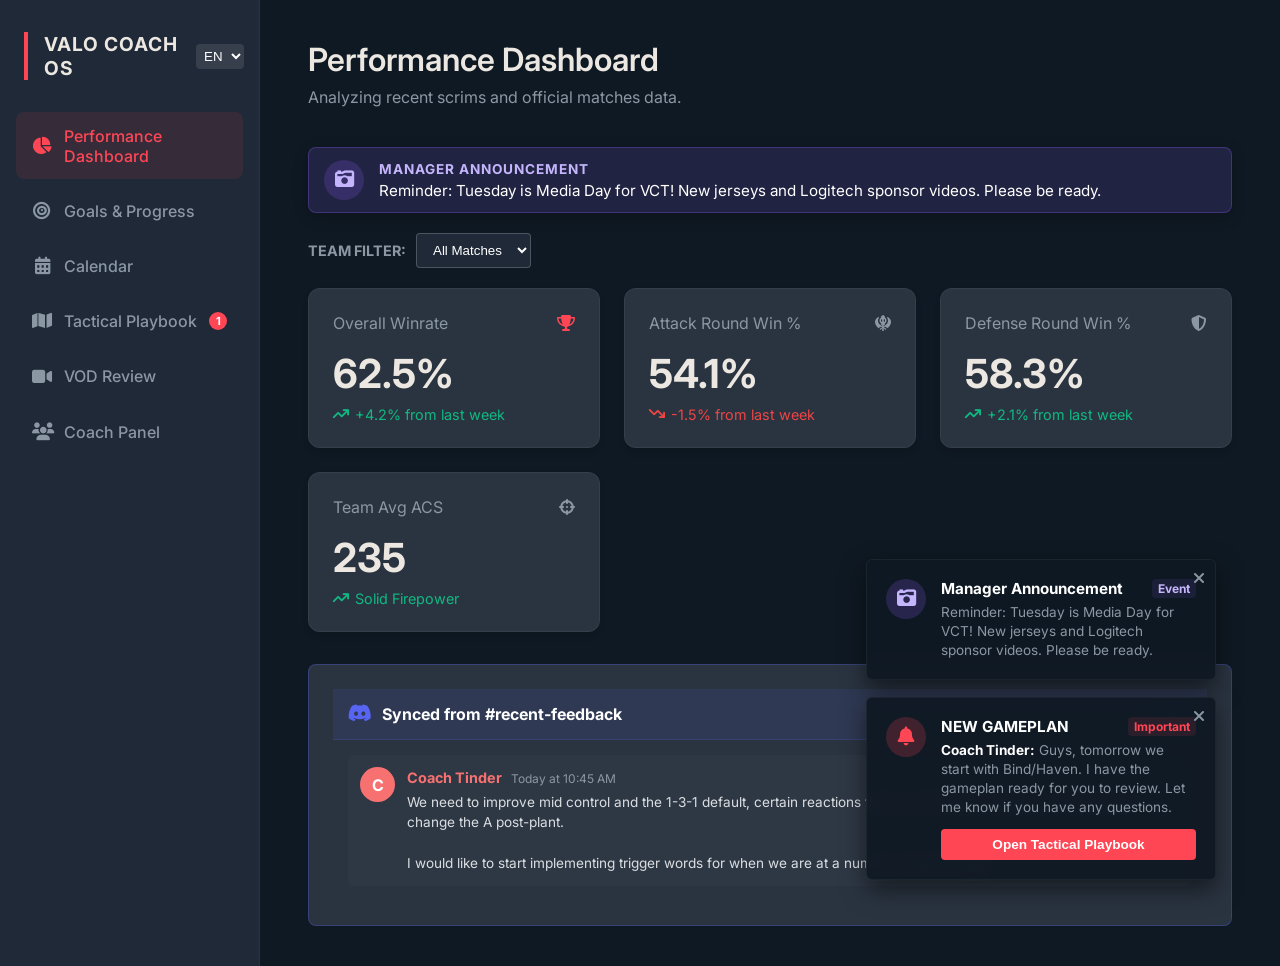
<file: valorant-coaching-system/index.html>
<!DOCTYPE html>
<html lang="en">
<head>
    <meta charset="UTF-8">
    <meta name="viewport" content="width=device-width, initial-scale=1.0">
    <title>Valorant Team Coaching System</title>
    <!-- Google Fonts -->
    <link href="https://fonts.googleapis.com/css2?family=Inter:wght@300;400;500;600;700&display=swap" rel="stylesheet">
    <!-- FontAwesome for Icons -->
    <link rel="stylesheet" href="https://cdnjs.cloudflare.com/ajax/libs/font-awesome/6.4.0/css/all.min.css">
    <link rel="stylesheet" href="styles.css">
</head>
<body>
    <div class="app-container">
        <!-- Sidebar Navigation -->
        <aside class="sidebar">
            <div class="sidebar-header" style="padding-right: 15px;">
                <h1>Valo Coach OS</h1>
                <select id="lang-switch" class="lang-switch" style="background: rgba(255,255,255,0.1); color: white; border: none; border-radius: 4px; padding: 4px; outline: none; cursor: pointer;">
                    <option value="en" style="background: #1e293b; color: white;">EN</option>
                    <option value="jp" style="background: #1e293b; color: white;">JP</option>
                    <option value="zh" style="background: #1e293b; color: white;">ZH</option>
                    <option value="ko" style="background: #1e293b; color: white;">KO</option>
                </select>
            </div>
            <ul class="nav-menu" id="nav-menu">
                <li class="nav-item active" data-target="dashboard">
                    <i class="fa-solid fa-chart-pie"></i>
                    <span data-i18n="nav_dashboard">Performance Dashboard</span>
                </li>
                <li class="nav-item" data-target="goals">
                    <i class="fa-solid fa-bullseye"></i>
                    <span data-i18n="nav_goals">Goals & Progress</span>
                </li>
                <li class="nav-item" data-target="scrims">
                    <i class="fa-solid fa-calendar-days"></i>
                    <span data-i18n="nav_scrims">Calendar</span>
                </li>
                <li class="nav-item" data-target="playbook">
                    <i class="fa-solid fa-map"></i>
                    <span data-i18n="nav_playbook">Tactical Playbook</span>
                </li>
                <li class="nav-item" data-target="vods">
                    <i class="fa-solid fa-video"></i>
                    <span data-i18n="nav_vods">VOD Review</span>
                </li>
                <li class="nav-item" data-target="coach">
                    <i class="fa-solid fa-users"></i>
                    <span data-i18n="nav_coach">Coach Panel</span>
                </li>
            </ul>
        </aside>

        <!-- Main Content Area -->
        <main class="main-content">
            <div class="header">
                <h2 id="page-title">Performance Dashboard</h2>
                <p id="page-desc">Analyzing recent scrims and official matches data.</p>
            </div>

            <div id="content-area">
                <!-- Dashboard Content (Rendered via JS) -->
            </div>
        </main>
    </div>

    <script src="app.js"></script>
</body>
</html>
</file>
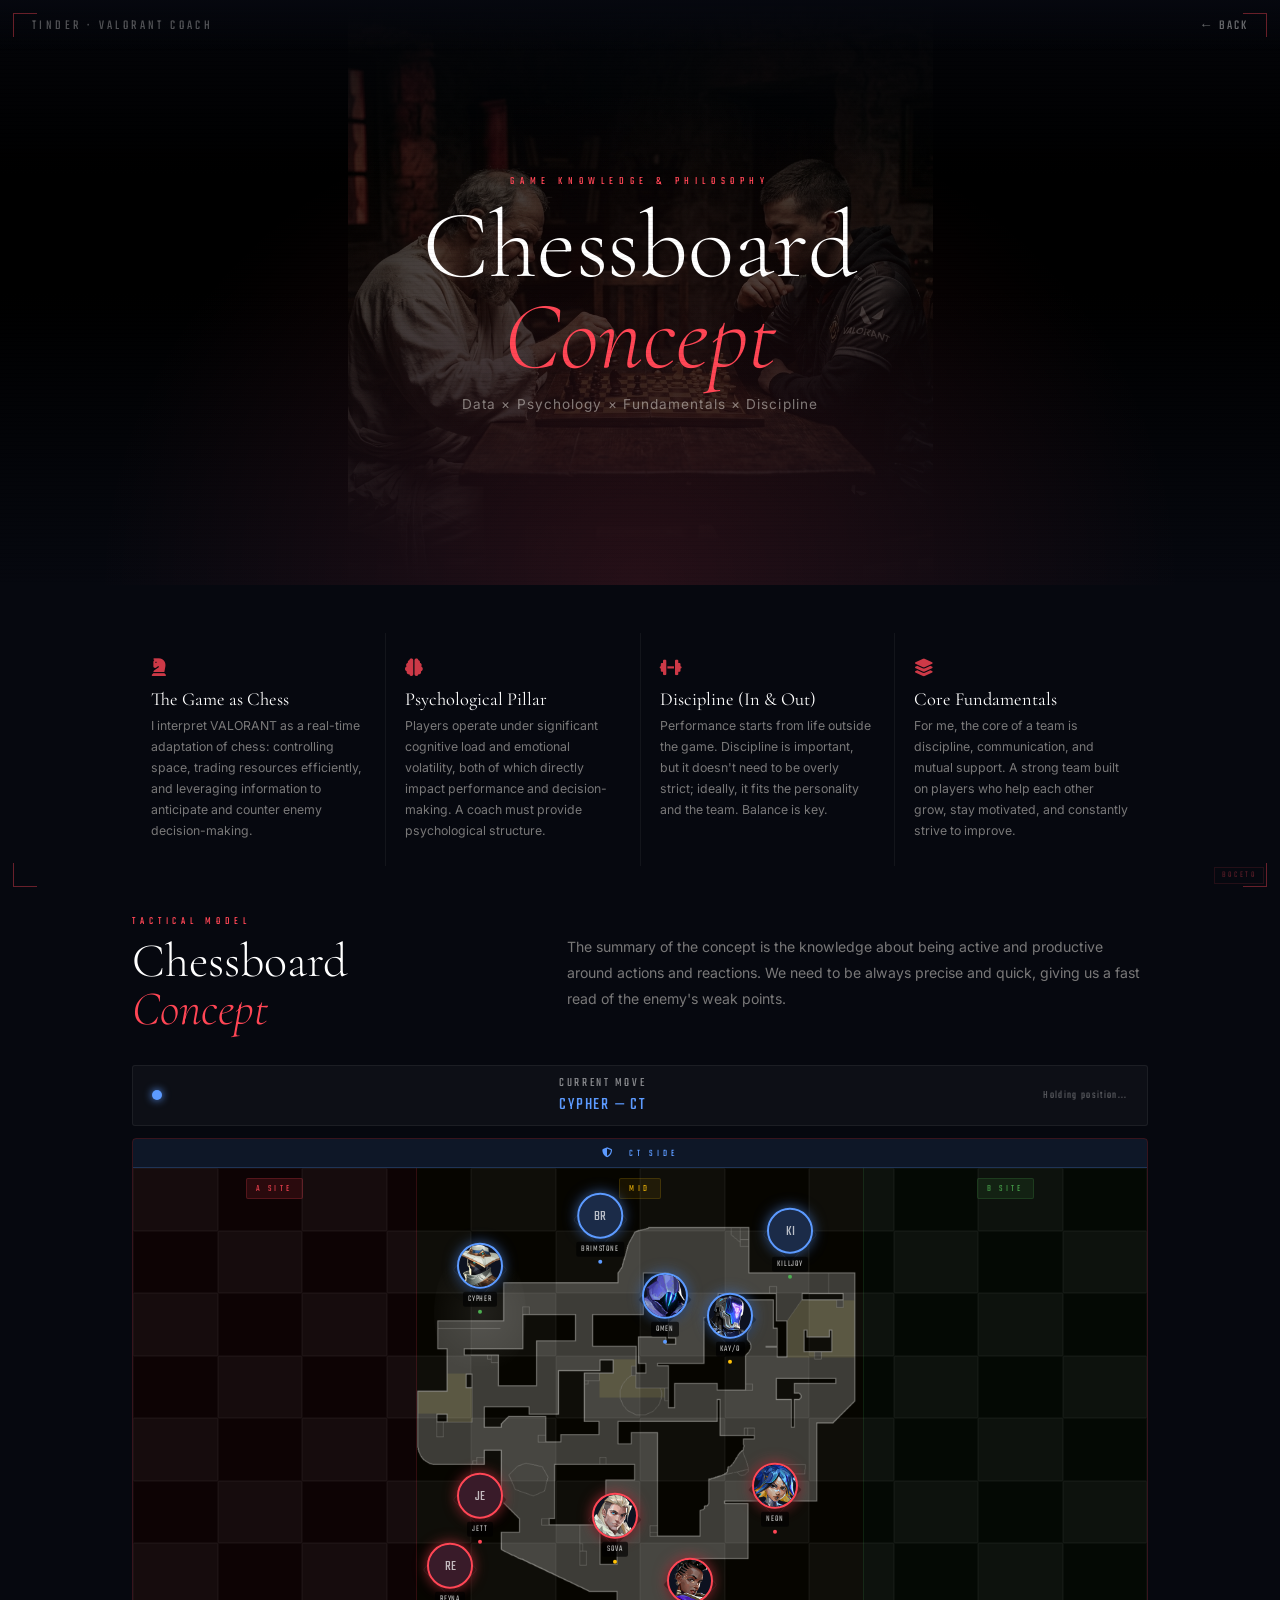
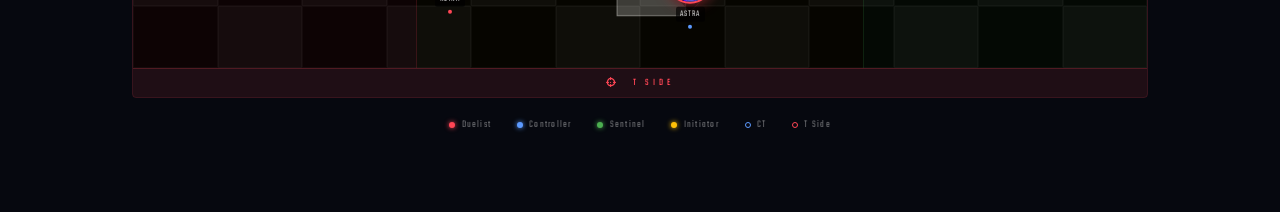
<file: boceto_game_knowledge.html>
﻿<!DOCTYPE html>
<html lang="en">
<head>
<meta charset="UTF-8">
<meta name="viewport" content="width=device-width, initial-scale=1.0">
<title>BOCETO — Chessboard Concept</title>
<link href="https://fonts.googleapis.com/css2?family=Cormorant+Garamond:ital,wght@0,300;1,300&family=Teko:wght@400;600&family=Inter:wght@300;400&display=swap" rel="stylesheet">
<link rel="stylesheet" href="https://cdnjs.cloudflare.com/ajax/libs/font-awesome/6.4.0/css/all.min.css">
<style>
*,*::before,*::after{margin:0;padding:0;box-sizing:border-box;}
:root{--red:#ff4655;--bg:#06080f;--muted:rgba(236,232,225,0.5);}
body{background:var(--bg);color:#ece8e1;font-family:'Inter',sans-serif;overflow-x:hidden;}
nav{position:fixed;top:0;left:0;right:0;z-index:99;padding:1rem 2rem;display:flex;justify-content:space-between;align-items:center;background:linear-gradient(to bottom,rgba(6,8,15,.95),transparent);}
.nb{font-family:'Teko',sans-serif;font-size:.85rem;letter-spacing:.25em;color:rgba(255,255,255,.3);}
.na{color:rgba(255,255,255,.4);text-decoration:none;font-family:'Teko',sans-serif;font-size:.85rem;letter-spacing:.15em;transition:color .3s;}
.na:hover{color:var(--red);}
.corner{position:fixed;width:24px;height:24px;z-index:100;pointer-events:none;}
.tl{top:.8rem;left:.8rem;border-top:1.5px solid rgba(255,70,85,.4);border-left:1.5px solid rgba(255,70,85,.4);}
.tr{top:.8rem;right:.8rem;border-top:1.5px solid rgba(255,70,85,.4);border-right:1.5px solid rgba(255,70,85,.4);}
.bl{bottom:.8rem;left:.8rem;border-bottom:1.5px solid rgba(255,70,85,.4);border-left:1.5px solid rgba(255,70,85,.4);}
.br{bottom:.8rem;right:.8rem;border-bottom:1.5px solid rgba(255,70,85,.4);border-right:1.5px solid rgba(255,70,85,.4);}

/* HERO */
.hero{position:relative;height:65vh;min-height:380px;display:flex;align-items:center;justify-content:center;overflow:hidden;}
.hbg{position:absolute;inset:0;background:url('socrates_chess_natural.png') center/contain no-repeat #000;filter:brightness(.28) saturate(.75);z-index:0;}
.hov{position:absolute;inset:0;z-index:1;background:radial-gradient(ellipse at 50% 100%,rgba(255,70,85,.13) 0%,transparent 60%),linear-gradient(to top,#06080f 0%,transparent 50%),linear-gradient(to bottom,rgba(6,8,15,.6) 0%,transparent 30%);}
.hc{position:relative;z-index:2;text-align:center;padding:0 2rem;}
.htag{font-family:'Teko',sans-serif;font-size:.7rem;letter-spacing:.5em;color:var(--red);text-transform:uppercase;margin-bottom:.7rem;opacity:0;animation:fu .7s .2s forwards;}
.htitle{font-family:'Cormorant Garamond',serif;font-size:clamp(3rem,8vw,6rem);font-weight:300;line-height:.95;color:#fff;opacity:0;animation:fu .9s .4s forwards;}
.htitle em{font-style:italic;color:var(--red);}
.hsub{margin-top:.9rem;font-size:.85rem;color:var(--muted);letter-spacing:.08em;opacity:0;animation:fu .7s .7s forwards;}
@keyframes fu{from{opacity:0;transform:translateY(14px);}to{opacity:1;transform:translateY(0);}}
.hero::after{content:'';position:absolute;inset:0;z-index:3;pointer-events:none;background:repeating-linear-gradient(0deg,transparent,transparent 3px,rgba(0,0,0,.04) 3px,rgba(0,0,0,.04) 4px);}

.wrap{max-width:1080px;margin:0 auto;padding:3rem 2rem 5rem;}

.cards{display:grid;grid-template-columns:repeat(4,1fr);gap:1px;background:rgba(255,255,255,.05);margin-bottom:3rem;}
.card{background:var(--bg);padding:1.5rem 1.2rem;position:relative;}
.card::after{content:'';position:absolute;bottom:0;left:0;width:0;height:2px;background:var(--red);transition:width .5s;}
.card:hover::after{width:100%;}
.ci{font-size:1.1rem;color:var(--red);margin-bottom:.6rem;opacity:.8;}
.ct-{font-family:'Cormorant Garamond',serif;font-size:1.15rem;font-weight:400;color:#fff;margin-bottom:.4rem;}
.cx{font-size:.77rem;line-height:1.7;color:var(--muted);}

.bi{display:grid;grid-template-columns:1fr 1.5fr;gap:3rem;align-items:center;margin-bottom:2rem;}
.bi-l .stag{font-family:'Teko',sans-serif;font-size:.68rem;letter-spacing:.45em;color:var(--red);text-transform:uppercase;margin-bottom:.5rem;}
.bi-l h2{font-family:'Cormorant Garamond',serif;font-size:clamp(1.8rem,4vw,3rem);font-weight:300;line-height:1;color:#fff;}
.bi-l h2 em{font-style:italic;color:var(--red);}
.bi-r p{font-size:.88rem;line-height:1.85;color:var(--muted);}

/* TURN INDICATOR */
.turn-bar{
  display:flex;align-items:center;justify-content:space-between;
  padding:.5rem 1.2rem;margin-bottom:.8rem;
  background:rgba(255,255,255,.03);border:1px solid rgba(255,255,255,.06);border-radius:3px;
}
.turn-info{font-family:'Teko',sans-serif;font-size:.8rem;letter-spacing:.2em;color:rgba(255,255,255,.5);text-transform:uppercase;}
.turn-name{font-family:'Teko',sans-serif;font-size:1.1rem;letter-spacing:.1em;color:#fff;transition:color .3s;}
.turn-dot{width:10px;height:10px;border-radius:50%;flex-shrink:0;transition:background .3s,box-shadow .3s;}
.move-trail{font-family:'Teko',sans-serif;font-size:.7rem;letter-spacing:.12em;color:rgba(255,255,255,.3);}

/* MAP */
.map-outer{border:1px solid rgba(255,70,85,.2);border-radius:4px;overflow:hidden;}
.sb{display:flex;align-items:center;justify-content:center;gap:.5rem;padding:.4rem 1rem;font-family:'Teko',sans-serif;font-size:.62rem;letter-spacing:.4em;text-transform:uppercase;}
.sb-ct{background:rgba(92,154,255,.1);border-bottom:1px solid rgba(92,154,255,.22);color:#5c9aff;}
.sb-t{background:rgba(255,70,85,.1);border-top:1px solid rgba(255,70,85,.22);color:#ff4655;}

.map-container{position:relative;height:500px;overflow:hidden;background:#000;}

/* MAP IMAGE — contain so full map visible */
.map-img{
  position:absolute;inset:0;width:100%;height:100%;
  object-fit:contain;object-position:center;
  filter:brightness(.5) saturate(1.3) contrast(1.05);
  z-index:0;
}

/* Chess overlay */
.chess-ov{
  position:absolute;inset:0;z-index:1;
  display:grid;grid-template-columns:repeat(12,1fr);grid-template-rows:repeat(8,1fr);
  pointer-events:none;
}
.cc{border:1px solid rgba(255,255,255,.03);}
.cc.l{background:rgba(255,255,255,.035);}
.cc.d{background:rgba(0,0,0,.07);}

/* Zone overlays */
.zo{position:absolute;top:0;bottom:0;z-index:2;pointer-events:none;display:flex;align-items:flex-start;justify-content:center;padding-top:.6rem;}
.zo-a{left:0;width:28%;background:rgba(255,70,85,.05);border-right:1px solid rgba(255,70,85,.15);}
.zo-m{left:28%;width:44%;background:rgba(255,193,7,.025);}
.zo-b{right:0;width:28%;background:rgba(76,175,80,.05);border-left:1px solid rgba(76,175,80,.15);}
.zl{font-family:'Teko',sans-serif;font-size:.6rem;letter-spacing:.35em;text-transform:uppercase;padding:.18rem .6rem;border-radius:2px;}
.zl-a{color:rgba(255,70,85,.8);background:rgba(255,70,85,.12);border:1px solid rgba(255,70,85,.2);}
.zl-m{color:rgba(255,193,7,.8);background:rgba(255,193,7,.08);border:1px solid rgba(255,193,7,.15);}
.zl-b{color:rgba(76,175,80,.8);background:rgba(76,175,80,.1);border:1px solid rgba(76,175,80,.18);}

/* Agents */
.agents-layer{position:absolute;inset:0;z-index:10;}

.piece{
  position:absolute;
  display:flex;flex-direction:column;align-items:center;gap:3px;
  cursor:pointer;
  transform:translate(-50%,-50%);
  /* Smooth chess-like glide */
  transition:left 1.1s cubic-bezier(.4,0,.2,1), top 1.1s cubic-bezier(.4,0,.2,1);
}
.piece:hover{transform:translate(-50%,-50%) scale(1.15);}

/* Pulse when it's this piece's turn */
.piece.active .av{animation:turn-pulse .6s ease-in-out 3;}
@keyframes turn-pulse{0%,100%{transform:scale(1);}50%{transform:scale(1.15);}}

/* Move path line */
.piece.active::before{
  content:'';position:absolute;
  width:200%;height:200%;
  border-radius:50%;
  background:radial-gradient(circle,rgba(255,255,255,.08) 0%,transparent 70%);
  pointer-events:none;z-index:-1;
  animation:glow-ring .6s ease-out;
}
@keyframes glow-ring{from{opacity:1;transform:translate(-25%,-25%) scale(.5);}to{opacity:0;transform:translate(-25%,-25%) scale(1.5);}}

.av{width:46px;height:46px;border-radius:50%;border:2.5px solid;overflow:hidden;background:#0d1220;flex-shrink:0;box-shadow:0 2px 10px rgba(0,0,0,.7);}
.av img{width:100%;height:100%;object-fit:cover;object-position:top center;}
.av.ct{border-color:#5c9aff;box-shadow:0 0 14px rgba(92,154,255,.6),0 2px 10px rgba(0,0,0,.7);}
.av.t{border-color:#ff4655;box-shadow:0 0 14px rgba(255,70,85,.6),0 2px 10px rgba(0,0,0,.7);}

/* Tile base under piece */
.tile{
  position:absolute;width:54px;height:54px;z-index:-1;
  border-radius:4px;transform:rotate(45deg) scale(.72);
  border:1px solid rgba(255,255,255,.1);background:rgba(0,0,0,.5);
}

.pname{font-family:'Teko',sans-serif;font-size:.55rem;letter-spacing:.1em;color:rgba(255,255,255,.65);text-transform:uppercase;background:rgba(0,0,0,.65);padding:.08rem .3rem;border-radius:2px;white-space:nowrap;}
.rpip{width:4px;height:4px;border-radius:50%;margin:0 auto;}
.ptip{position:absolute;bottom:112%;left:50%;transform:translateX(-50%);background:rgba(6,8,15,.97);border:1px solid var(--red);padding:.22rem .6rem;white-space:nowrap;font-family:'Teko',sans-serif;font-size:.62rem;letter-spacing:.1em;color:#fff;opacity:0;transition:opacity .2s;pointer-events:none;z-index:30;}
.piece:hover .ptip{opacity:1;}

.legend{display:flex;justify-content:center;gap:1.6rem;margin-top:1.2rem;flex-wrap:wrap;}
.li{display:flex;align-items:center;gap:.4rem;font-family:'Teko',sans-serif;font-size:.65rem;letter-spacing:.12em;color:rgba(255,255,255,.35);}
.ld{width:6px;height:6px;border-radius:50%;}

.rv{opacity:0;transform:translateY(20px);transition:opacity .75s,transform .75s;}
.rv.in{opacity:1;transform:translateY(0);}
.badge{position:fixed;bottom:1rem;right:1rem;z-index:200;font-family:'Teko',sans-serif;font-size:.55rem;letter-spacing:.3em;color:rgba(255,70,85,.3);border:1px solid rgba(255,70,85,.12);padding:.1rem .4rem;pointer-events:none;}
@media(max-width:768px){.cards{grid-template-columns:1fr 1fr;}.bi{grid-template-columns:1fr;}.map-container{height:340px;}.av{width:36px;height:36px;}}
</style>
</head>
<body>
<div class="corner tl"></div><div class="corner tr"></div><div class="corner bl"></div><div class="corner br"></div>
<nav><span class="nb">TINDER · VALORANT COACH</span><a href="index.html#about-view" class="na">← BACK</a></nav>

<section class="hero">
  <div class="hbg"></div><div class="hov"></div>
  <div class="hc">
    <p class="htag">Game Knowledge &amp; Philosophy</p>
    <h1 class="htitle">Chessboard<br><em>Concept</em></h1>
    <p class="hsub">Data × Psychology × Fundamentals × Discipline</p>
  </div>
</section>

<div class="wrap">
  <div class="cards rv">
    <div class="card"><div class="ci"><i class="fas fa-chess-knight"></i></div><div class="ct-">The Game as Chess</div><div class="cx">I interpret VALORANT as a real-time adaptation of chess: controlling space, trading resources efficiently, and leveraging information to anticipate and counter enemy decision-making.</div></div>
    <div class="card"><div class="ci"><i class="fas fa-brain"></i></div><div class="ct-">Psychological Pillar</div><div class="cx">Players operate under significant cognitive load and emotional volatility, both of which directly impact performance and decision-making. A coach must provide psychological structure.</div></div>
    <div class="card"><div class="ci"><i class="fas fa-dumbbell"></i></div><div class="ct-">Discipline (In &amp; Out)</div><div class="cx">Performance starts from life outside the game. Discipline is important, but it doesn't need to be overly strict; ideally, it fits the personality and the team. Balance is key.</div></div>
    <div class="card"><div class="ci"><i class="fas fa-layer-group"></i></div><div class="ct-">Core Fundamentals</div><div class="cx">For me, the core of a team is discipline, communication, and mutual support. A strong team built on players who help each other grow, stay motivated, and constantly strive to improve.</div></div>
  </div>

  <div class="bi rv">
    <div class="bi-l"><div class="stag">Tactical Model</div><h2>Chessboard<br><em>Concept</em></h2></div>
    <div class="bi-r"><p>The summary of the concept is the knowledge about being active and productive around actions and reactions. We need to be always precise and quick, giving us a fast read of the enemy's weak points.</p></div>
  </div>

  <!-- Turn indicator -->
  <div class="turn-bar rv">
    <div class="turn-dot" id="turn-dot"></div>
    <div>
      <div class="turn-info">Current Move</div>
      <div class="turn-name" id="turn-name">—</div>
    </div>
    <div class="move-trail" id="move-trail">Waiting...</div>
  </div>

  <div class="map-outer rv">
    <div class="sb sb-ct"><i class="fas fa-shield-alt"></i>&nbsp;CT SIDE</div>
    <div class="map-container">
      <img class="map-img" src="lotus.jpg" alt="Lotus map">
      <div class="chess-ov" id="chess-ov"></div>
      <div class="zo zo-a"><span class="zl zl-a">A SITE</span></div>
      <div class="zo zo-m"><span class="zl zl-m">MID</span></div>
      <div class="zo zo-b"><span class="zl zl-b">B SITE</span></div>
      <div class="agents-layer" id="agents-layer"></div>
    </div>
    <div class="sb sb-t"><i class="fas fa-crosshairs"></i>&nbsp;T SIDE</div>
  </div>

  <div class="legend">
    <div class="li"><div class="ld" style="background:#ff4655;box-shadow:0 0 5px #ff4655"></div>Duelist</div>
    <div class="li"><div class="ld" style="background:#5c9aff;box-shadow:0 0 5px #5c9aff"></div>Controller</div>
    <div class="li"><div class="ld" style="background:#4caf50;box-shadow:0 0 5px #4caf50"></div>Sentinel</div>
    <div class="li"><div class="ld" style="background:#ffc107;box-shadow:0 0 5px #ffc107"></div>Initiator</div>
    <div class="li"><div class="ld" style="border:1px solid #5c9aff"></div>CT</div>
    <div class="li"><div class="ld" style="border:1px solid #ff4655"></div>T Side</div>
  </div>
</div>

<div class="badge">BOCETO</div>


<script>
const ov=document.getElementById('chess-ov');
for(let r=0;r<8;r++) for(let c=0;c<12;c++){const d=document.createElement('div');d.className='cc '+((r+c)%2===0?'l':'d');ov.appendChild(d);}

const API='https://media.valorant-api.com/agents/';
const layer=document.getElementById('agents-layer');
const mapImg=document.querySelector('.map-img');
const container=document.querySelector('.map-container');
let B={l:0,t:0,w:100,h:100};

function calcBounds(){
  const cW=container.offsetWidth,cH=container.offsetHeight;
  const iW=mapImg.naturalWidth||1200,iH=mapImg.naturalHeight||900;
  const iR=iW/iH,cR=cW/cH;
  let rW,rH;
  if(iR>cR){rW=cW;rH=cW/iR;}else{rH=cH;rW=cH*iR;}
  B.l=((cW-rW)/2/cW)*100;B.t=((cH-rH)/2/cH)*100;
  B.w=(rW/cW)*100;B.h=(rH/cH)*100;
}
function toC(ix,iy){return[B.l+ix*B.w/100,B.t+iy*B.h/100];}

const AGENTS=[
  {name:'CYPHER',   role:'Sentinel',   rc:'#4caf50',side:'ct',img:'cypher.png',         wps:[[15,15],[18,22],[12,12],[16,18]]},
  {name:'BRIMSTONE',role:'Controller', rc:'#5c9aff',side:'ct',img:API+'9f0d8ba9-4140-b941-57d3-a7ad57c6b417/displayicon.png',wps:[[42,12],[45,18],[40,22],[43,15]]},
  {name:'OMEN',     role:'Controller', rc:'#5c9aff',side:'ct',img:'omen.png',            wps:[[55,28],[52,22],[58,32],[54,26]]},
  {name:'KILLJOY',  role:'Sentinel',   rc:'#4caf50',side:'ct',img:API+'1dbf2edd-4729-0984-3115-daa5eed44993/displayicon.png',wps:[[80,15],[83,22],[78,12],[81,18]]},
  {name:'KAY/O',    role:'Initiator',  rc:'#ffc107',side:'ct',img:'kayo.png',            wps:[[68,32],[65,28],[72,36],[67,30]]},
  {name:'JETT',     role:'Duelist',    rc:'#ff4655',side:'t', img:API+'add6443a-41bd-e414-f6ad-e58d267f4e95/displayicon.png',wps:[[18,68],[22,62],[15,75],[20,66]]},
  {name:'SOVA',     role:'Initiator',  rc:'#ffc107',side:'t', img:'sova.png',            wps:[[45,72],[48,66],[42,78],[46,70]]},
  {name:'NEON',     role:'Duelist',    rc:'#ff4655',side:'t', img:'neon.png',            wps:[[77,66],[80,62],[74,72],[78,64]]},
  {name:'REYNA',    role:'Duelist',    rc:'#ff4655',side:'t', img:API+'a3bfb853-43b2-7238-a4f1-ad90e9e46bcc/displayicon.png',wps:[[12,82],[16,76],[10,86],[14,80]]},
  {name:'ASTRA',    role:'Controller', rc:'#5c9aff',side:'t', img:'astra.png',           wps:[[60,85],[57,80],[63,82],[59,87]]},
];

const pieceEls=[];
AGENTS.forEach(ag=>{
  ag.wpIdx=0;ag.alive=true;ag.cur=[...ag.wps[0]];
  const el=document.createElement('div');el.className='piece';
  const fb=ag.side==='ct'?'92,154,255':'255,70,85';
  el.innerHTML=`<div class="ptip">${ag.name} · ${ag.role}</div><div class="tile"></div>
    <div class="av ${ag.side}"><img src="${ag.img}" alt="${ag.name}"
      onerror="this.parentNode.innerHTML='<div style=\\'width:100%;height:100%;display:flex;align-items:center;justify-content:center;font-family:Teko,sans-serif;font-size:.9rem;color:rgba(255,255,255,.7);background:rgba(${fb},.18)\\'>${ag.name.slice(0,2)}</div>'">
    </div><div class="pname">${ag.name}</div><div class="rpip" style="background:${ag.rc}"></div>`;
  layer.appendChild(el);pieceEls.push(el);
});

function place(i){const[cx,cy]=toC(...AGENTS[i].cur);pieceEls[i].style.left=cx+'%';pieceEls[i].style.top=cy+'%';}
function init(){calcBounds();AGENTS.forEach((_,i)=>place(i));}
if(mapImg.complete)init();else mapImg.addEventListener('load',init);
window.addEventListener('resize',()=>{calcBounds();AGENTS.forEach((_,i)=>place(i));});

// Combat events: at turn N, T agent pushes toward CT agent, eliminates them
const COMBATS={
  12:{t:5,ct:0,push:[15,32],msg:'⚡ Jett flanks A — Cypher eliminated!'},
  18:{t:7,ct:4,push:[68,44],msg:'⚡ Neon pushes B — Kay/O eliminated!'},
  24:{t:6,ct:2,push:[50,38],msg:'⚡ Sova catches Omen mid!'},
  30:{t:8,ct:3,push:[80,32],msg:'⚡ Reyna takes B — Killjoy eliminated!'},
  36:{t:9,ct:1,push:[42,24],msg:'⚡ Astra smokes — Brimstone eliminated!'},
};

function showX(ix,iy,loserEl){
  const[cx,cy]=toC(ix,iy);
  const m=document.createElement('div');
  m.style.cssText=`position:absolute;left:${cx}%;top:${cy}%;transform:translate(-50%,-50%);
    font-size:2.4rem;color:#ff4655;text-shadow:0 0 20px #ff4655,0 0 40px #ff4655;
    font-family:Teko,sans-serif;font-weight:700;z-index:50;pointer-events:none;
    animation:xi .35s ease-out forwards;`;
  m.textContent='✕';layer.appendChild(m);
  loserEl.style.transition='opacity .5s .5s,transform .5s .5s';
  loserEl.style.opacity='0';loserEl.style.transform='translate(-50%,-50%) scale(0)';
  setTimeout(()=>m.remove(),2200);
}

const TURN_ORDER=[0,5,1,6,2,7,3,8,4,9];
let turnIdx=0;
const turnDot=document.getElementById('turn-dot');
const turnName=document.getElementById('turn-name');
const moveTrail=document.getElementById('move-trail');

function doTurn(){
  pieceEls.forEach(el=>el.classList.remove('active'));
  const ev=COMBATS[turnIdx];
  if(ev&&AGENTS[ev.t].alive&&AGENTS[ev.ct].alive){
    AGENTS[ev.t].cur=ev.push;place(ev.t);pieceEls[ev.t].classList.add('active');
    turnName.style.color='#ff4655';turnName.textContent=AGENTS[ev.t].name+' — COMBAT!';
    setTimeout(()=>{
      AGENTS[ev.ct].alive=false;showX(...ev.push,pieceEls[ev.ct]);
      moveTrail.textContent=ev.msg;moveTrail.style.color='#ff4655';
      setTimeout(()=>moveTrail.style.color='',2200);
    },900);
    turnIdx++;setTimeout(doTurn,3000);return;
  }
  for(let i=0;i<TURN_ORDER.length;i++){
    const ai=TURN_ORDER[turnIdx%TURN_ORDER.length];turnIdx++;
    const ag=AGENTS[ai];if(!ag.alive)continue;
    ag.wpIdx=(ag.wpIdx+1)%ag.wps.length;ag.cur=[...ag.wps[ag.wpIdx]];
    place(ai);pieceEls[ai].classList.add('active');
    const ct=ag.side==='ct';
    turnDot.style.background=ct?'#5c9aff':'#ff4655';
    turnDot.style.boxShadow=`0 0 8px ${ct?'#5c9aff':'#ff4655'}`;
    turnName.style.color=ct?'#5c9aff':'#ff4655';
    turnName.textContent=ag.name+' — '+(ct?'CT':'T');
    moveTrail.textContent=ct?'Holding position...':'Pushing...';
    break;
  }
  const ctDead=AGENTS.slice(0,5).every(a=>!a.alive);
  const tDead=AGENTS.slice(5).every(a=>!a.alive);
  if(ctDead||tDead){
    moveTrail.textContent=ctDead?'🔴 T WIN — New round...':'🔵 CT WIN — New round...';
    moveTrail.style.color=ctDead?'#ff4655':'#5c9aff';
    setTimeout(reset,4500);return;
  }
  setTimeout(doTurn,2200);
}

function reset(){
  AGENTS.forEach((ag,i)=>{
    ag.alive=true;ag.wpIdx=0;ag.cur=[...ag.wps[0]];
    const el=pieceEls[i];
    el.style.opacity='1';el.style.transform='translate(-50%,-50%)';
    place(i);
  });
  turnIdx=0;moveTrail.style.color='';moveTrail.textContent='New round...';
  setTimeout(doTurn,1800);
}

setTimeout(doTurn,1400);

const ob=new IntersectionObserver(e=>{e.forEach(x=>{if(x.isIntersecting){x.target.classList.add('in');ob.unobserve(x.target);}});},{threshold:.1});
document.querySelectorAll('.rv').forEach(el=>ob.observe(el));
</script>
<style>@keyframes xi{from{opacity:0;transform:translate(-50%,-50%) scale(2.5);}to{opacity:1;transform:translate(-50%,-50%) scale(1);}}</style>
</body>
</html>
</file>
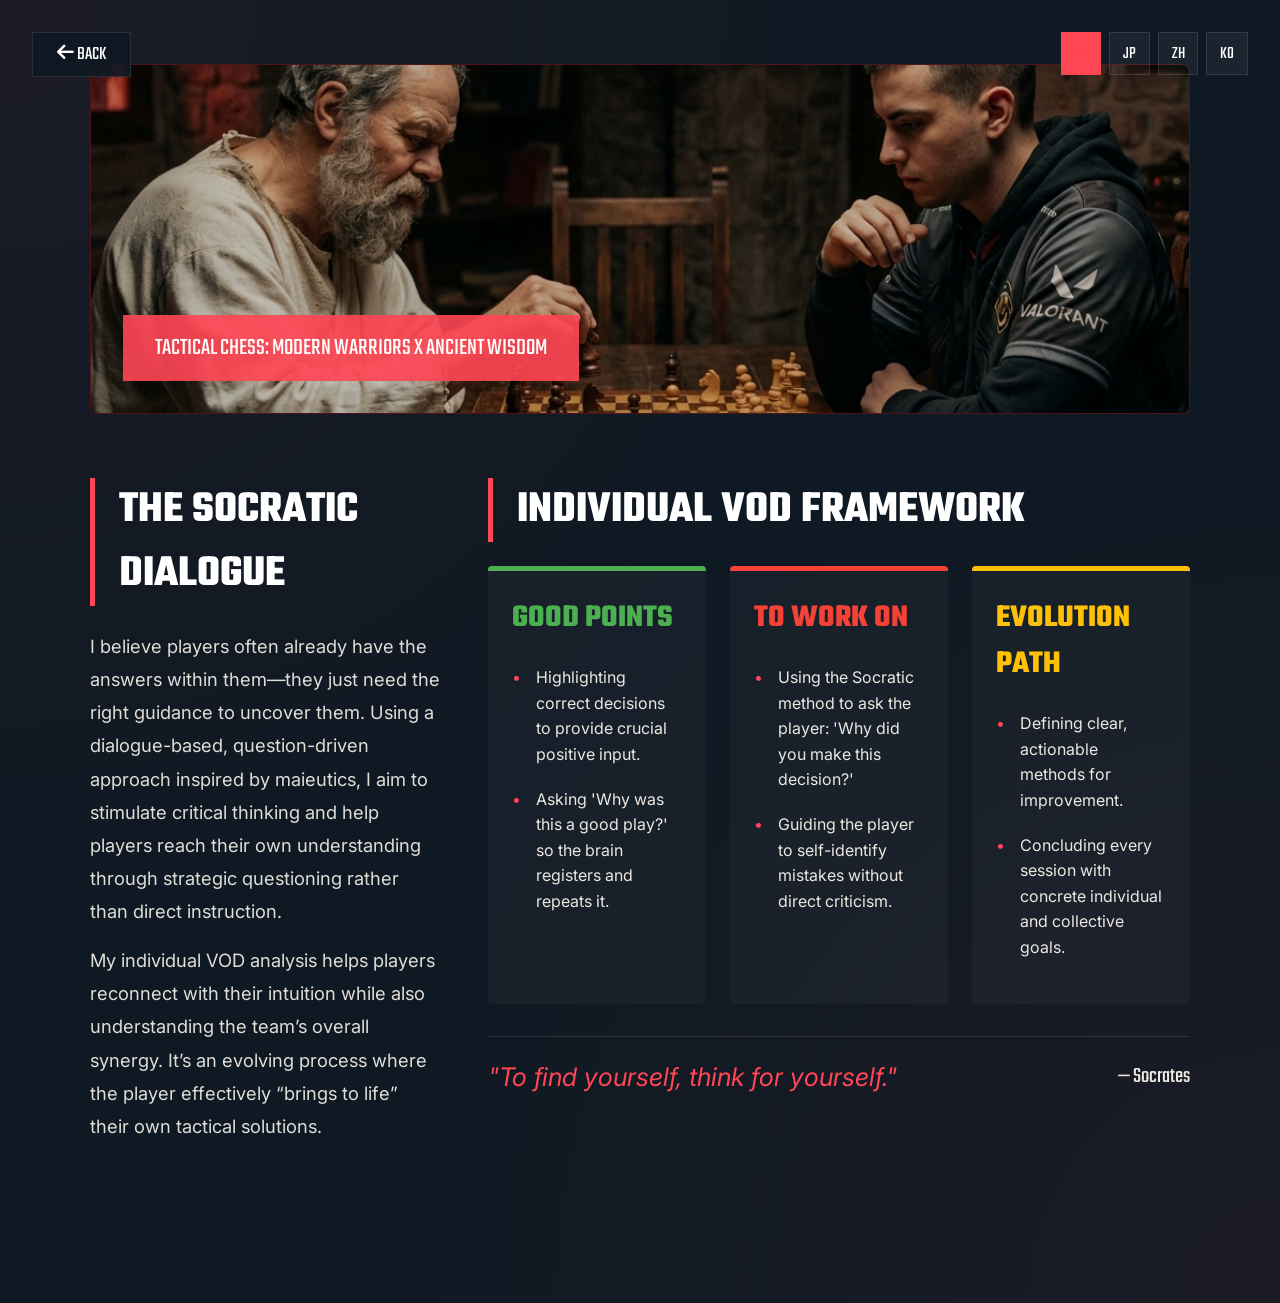
<file: vod_philosophy.html>
<!DOCTYPE html>
<html lang="en">
<head>
    <meta charset="UTF-8">
    <meta name="viewport" content="width=device-width, initial-scale=1.0">
    <title>VOD Philosophy | Tinder Coach</title>
    <link rel="stylesheet" href="styles.css">
    <link href="https://fonts.googleapis.com/css2?family=Inter:wght@300;400;700;900&family=Teko:wght@400;600&display=swap" rel="stylesheet">
    <link rel="stylesheet" href="https://cdnjs.cloudflare.com/ajax/libs/font-awesome/6.4.0/css/all.min.css">
    <style>
        body {
            background-color: #0f1923;
            background-image: 
                radial-gradient(circle at 0% 0%, rgba(255, 70, 85, 0.05) 0%, transparent 50%),
                radial-gradient(circle at 100% 100%, rgba(255, 70, 85, 0.05) 0%, transparent 50%);
            padding: 4rem 1rem;
            min-height: 100vh;
            color: #ece8e1;
        }

        .lang-switcher {
            position: fixed;
            top: 2rem;
            right: 2rem;
            display: flex;
            gap: 0.5rem;
            z-index: 100;
        }

        .lang-btn {
            background: rgba(255, 255, 255, 0.05);
            border: 1px solid rgba(255, 255, 255, 0.1);
            color: #fff;
            padding: 0.5rem 0.8rem;
            cursor: pointer;
            font-family: 'Teko', sans-serif;
            font-size: 1.1rem;
            transition: all 0.3s;
        }

        .lang-btn.active, .lang-btn:hover {
            background: #ff4655;
            border-color: #ff4655;
        }

        .container {
            max-width: 1100px;
            margin: 0 auto;
        }

        .preview-header {
            text-align: center;
            margin-bottom: 4rem;
        }

        .preview-header h1 {
            font-family: 'Teko', sans-serif;
            font-size: 3.5rem;
            text-transform: uppercase;
            letter-spacing: 2px;
            color: #fff;
            margin: 0;
        }

        .preview-header p {
            color: #ff4655;
            font-family: 'Teko', sans-serif;
            font-size: 1.2rem;
            letter-spacing: 0.2em;
        }

        /* Hero Image Section */
        .socrates-hero {
            width: 100%;
            height: 350px;
            overflow: hidden;
            margin-bottom: 4rem;
            border: 1px solid rgba(255, 70, 85, 0.3);
            border-radius: 8px;
            position: relative;
            background: #000;
        }

        .socrates-hero img {
            width: 100%;
            height: 100%;
            object-fit: cover;
            opacity: 0.8;
            transition: opacity 0.5s;
        }

        .socrates-hero:hover img {
            opacity: 1;
        }

        .hero-caption {
            position: absolute;
            bottom: 2rem;
            left: 2rem;
            background: rgba(255, 70, 85, 0.9);
            color: #fff;
            padding: 1rem 2rem;
            font-family: 'Teko', sans-serif;
            font-size: 1.5rem;
            text-transform: uppercase;
        }

        /* Philosophy Section */
        .philosophy-grid {
            display: grid;
            grid-template-columns: 350px 1fr;
            gap: 3rem;
            margin-bottom: 6rem;
            align-items: flex-start;
        }

        .phil-title {
            font-family: 'Teko', sans-serif;
            font-size: 2.8rem;
            text-transform: uppercase;
            color: #fff;
            margin-bottom: 1.5rem;
            border-left: 5px solid #ff4655;
            padding-left: 1.5rem;
        }

        .phil-text {
            font-size: 1.15rem;
            line-height: 1.8;
            opacity: 0.95;
            color: #ece8e1;
        }

        /* Table Section */
        .vod-table {
            display: grid;
            grid-template-columns: repeat(3, 1fr);
            gap: 1.5rem;
            margin-top: 1rem;
        }

        .vod-col {
            padding: 1.5rem;
            border-top: 5px solid;
            background: rgba(255, 255, 255, 0.03);
            border-radius: 4px;
        }

        .col-good { border-color: #4CAF50; }
        .col-work { border-color: #F44336; }
        .col-fix { border-color: #FFC107; }

        .vod-col h3 {
            font-family: 'Teko', sans-serif;
            font-size: 2rem;
            text-transform: uppercase;
            margin-bottom: 1.5rem;
        }

        .vod-list {
            list-style: none;
            padding: 0;
            font-size: 1rem;
            line-height: 1.6;
        }

        .vod-list li {
            margin-bottom: 1.2rem;
            position: relative;
            padding-left: 1.5rem;
        }

        .vod-list li::before {
            content: '•';
            position: absolute;
            left: 0;
            color: #ff4655;
        }

        .back-home {
            position: fixed;
            top: 2rem;
            left: 2rem;
            color: #fff;
            text-decoration: none;
            font-family: 'Teko', sans-serif;
            font-size: 1.2rem;
            z-index: 100;
            background: rgba(15, 25, 35, 0.9);
            padding: 0.5rem 1.5rem;
            border: 1px solid rgba(255, 255, 255, 0.1);
        }

        @media (max-width: 1000px) {
            .philosophy-grid { grid-template-columns: 1fr; gap: 2rem; }
            .vod-table { grid-template-columns: 1fr; }
            .socrates-hero { height: 250px; }
        }
    </style>
</head>
<body>
    <div class="lang-switcher">
        <button class="lang-btn active" onclick="setLanguage('en')">EN</button>
        <button class="lang-btn" onclick="setLanguage('jp')">JP</button>
        <button class="lang-btn" onclick="setLanguage('zh')">ZH</button>
        <button class="lang-btn" onclick="setLanguage('ko')">KO</button>
    </div>

    <a href="index.html#about-view" class="back-home"><i class="fas fa-arrow-left"></i> BACK</a>

    <div class="container">
        <!-- Artistic Socrates Hero -->
        <div class="socrates-hero">
            <img src="socrates_chess_natural.png" alt="Socrates playing chess with a Valorant player">
            <div class="hero-caption" data-i18n="hero_caption">Tactical Chess: Modern Warriors x Ancient Wisdom</div>
        </div>

        <div class="philosophy-grid">
            <div class="phil-content">
                <h2 class="phil-title" data-i18n="phil_title">The Socratic Dialogue</h2>
                <div class="phil-text">
                    <p data-i18n="phil_text_1">
                        I believe players often already have the answers within them—they just need the right guidance to uncover them. Using a dialogue-based, question-driven approach inspired by maieutics, I aim to stimulate critical thinking and help players reach their own understanding through strategic questioning rather than direct instruction.
                    </p>
                    <p data-i18n="phil_text_2" style="margin-top: 1rem;">
                        My individual VOD analysis helps players reconnect with their intuition while also understanding the team’s overall synergy. It’s an evolving process where the player effectively “brings to life” their own tactical solutions.
                    </p>
                </div>
            </div>

            <!-- VOD Example Structure -->
            <div class="vod-section">
                <h2 data-i18n="vod_example_title" class="phil-title">Individual VOD Framework</h2>
                <div class="vod-table">
                    <div class="vod-col col-good">
                        <h3 data-i18n="col_good_title" style="color: #4CAF50;">Good Points</h3>
                        <ul class="vod-list">
                            <li data-i18n="good_1">Highlighting correct decisions to provide crucial positive input.</li>
                            <li data-i18n="good_2">Asking 'Why was this a good play?' so the brain registers and repeats it.</li>
                        </ul>
                    </div>
                    <div class="vod-col col-work">
                        <h3 data-i18n="col_work_title" style="color: #F44336;">To Work On</h3>
                        <ul class="vod-list">
                            <li data-i18n="work_1">Using the Socratic method to ask the player: 'Why did you make this decision?'</li>
                            <li data-i18n="work_2">Guiding the player to self-identify mistakes without direct criticism.</li>
                        </ul>
                    </div>
                    <div class="vod-col col-fix">
                        <h3 data-i18n="col_fix_title" style="color: #FFC107;">Evolution Path</h3>
                        <ul class="vod-list">
                            <li data-i18n="fix_1">Defining clear, actionable methods for improvement.</li>
                            <li data-i18n="fix_2">Concluding every session with concrete individual and collective goals.</li>
                        </ul>
                    </div>
                </div>

                <div class="phil-quote" style="margin-top: 2rem; padding-top: 1.5rem; border-top: 1px solid rgba(255,255,255,0.1); display: flex; justify-content: space-between; align-items: center;">
                    <blockquote style="font-size: 1.6rem; font-style: italic; color: #ff4655; margin: 0;" data-i18n="main_quote">
                        "To find yourself, think for yourself."
                    </blockquote>
                    <p style="font-family: 'Teko', sans-serif; font-size: 1.4rem; color: #ece8e1; margin: 0;">— Socrates</p>
                </div>
            </div>
        </div>
    </div>

    <script>
        const translations = {
            en: {
                header_sub: "EVOLUTIONARY POSITIVE VOD",
                header_title: "Maieutics in Coaching",
                hero_caption: "Tactical Chess: Modern Warriors x Ancient Wisdom",
                phil_title: "The Socratic Dialogue",
                phil_text_1: "I believe players often already have the answers within them—they just need the right guidance to uncover them. Using a dialogue-based, question-driven approach inspired by maieutics, I aim to stimulate critical thinking and help players reach their own understanding through strategic questioning rather than direct instruction.",
                phil_text_2: "My individual VOD analysis helps players reconnect with their intuition while also understanding the team’s overall synergy. It’s an evolving process where the player effectively “brings to life” their own tactical solutions.",
                main_quote: "\"To find yourself, think for yourself.\"",
                vod_example_title: "Individual VOD Framework",
                col_good_title: "Good Points",
                col_work_title: "To Work On",
                col_fix_title: "Evolution Path",
                good_1: "Highlighting correct decisions to provide crucial positive input.",
                good_2: "Asking 'Why was this a good play?' so the brain registers and repeats it.",
                work_1: "Using the Socratic method to ask the player: 'Why did you make this decision?'",
                work_2: "Guiding the player to self-identify mistakes without direct criticism.",
                fix_1: "Defining clear, actionable methods for improvement.",
                fix_2: "Concluding every session with concrete individual and collective goals."
            },
            jp: {
                header_sub: "進化的ポジティブVOD",
                header_title: "コーチングにおける助産術",
                hero_caption: "戦術的チェス：現代の戦士 × 古代の知恵",
                phil_title: "ソクラテス式対話",
                phil_text_1: "プレイヤー自身が答えを持っていることが多いと私は信じています。彼らにはそれを見つけるための適切なガイダンスが必要です。助産術（マイエウティカ）に基づいた対話と質問のテクニックを活用し、批判的思考を刺激し、直接的な教授ではなく戦略的な質問を通じて真実に到達することを目指しています。",
                phil_text_2: "私の個別VOD分析は、プレイヤーを彼ら自身の直感とチームの集団的なシナジーに結びつけます。それは、プレイヤーが自らの戦術的解決策を「産み落とす」進化のプロセスです。",
                main_quote: "\"自分を見つけるためには、自分で考えなさい。\"",
                vod_example_title: "個別VODフレームワーク",
                col_good_title: "良い点",
                col_work_title: "改善点",
                col_fix_title: "進化の道筋",
                good_1: "重要なポジティブなフィードバックを提供するために、正しい決断を強調する。",
                good_2: "「なぜこれが良いプレイだったのか？」と問いかけ、脳に成功パターンを認識・反復させる。",
                work_1: "ソクラテス式問答法を用いて「なぜその決断をしたのか？」とプレイヤーに問いかける。",
                work_2: "直接的な批判を避け、プレイヤー自身がミスに気づけるよう導く。",
                fix_1: "改善のための明確で実行可能な方法を定義する。",
                fix_2: "毎回のセッションを、具体的な個人およびチームの目標を設定して締めくくる。"
            },
            zh: {
                header_sub: "进化性正向 VOD",
                header_title: "执教中的助产术",
                hero_caption: "战术棋局：现代战士 x 古代智慧",
                phil_title: "苏格拉底式对话",
                phil_text_1: "我相信球员通常自己就有答案——他们只是需要正确的引导来找到答案。利用基于“助产术”的对话和提问技术，我旨在激发批判性思维，并通过策略性提问而非直接教学来达成真理。",
                phil_text_2: "我的个人 VOD 分析将球员与他们自己的直觉以及团队的集体协同效应联系起来。这是一个进化过程，球员在此过程中“产出”自己的战术解决方案。",
                main_quote: "\"要想找到自我，就要独立思考。\"",
                vod_example_title: "个人 VOD 框架",
                col_good_title: "优点",
                col_work_title: "需改进",
                col_fix_title: "进化路径",
                good_1: "强调正确的决策，提供关键的正面反馈。",
                good_2: "询问“为什么这是一次好操作？”让大脑记住并重复成功模式。",
                work_1: "使用苏格拉底法问球员：“你为什么做这个决定？”",
                work_2: "引导球员自我发现错误，而不是直接指出。",
                fix_1: "明确界定可执行的改进方法。",
                fix_2: "每次复盘都以具体的个人和团队目标结束。"
            },
            ko: {
                header_sub: "진화적 긍정 VOD",
                header_title: "코칭에서의 산파술",
                hero_caption: "전술적 체스: 현대의 전사 x 고대의 지혜",
                phil_title: "소크라테스식 대화",
                phil_text_1: "저는 선수들이 종종 스스로 답을 가지고 있다고 믿습니다. 단지 그것을 찾기 위한 적절한 안내가 필요할 뿐입니다. 산파술(Maieutics)에 기반한 대화 및 질문 기법을 활용하여, 비판적 사고를 자극하고 직접적인 가르침 대신 전략적인 질문을 통해 진리에 도달하는 것을 목표로 합니다.",
                phil_text_2: "저의 개인 VOD 분석은 선수를 자신의 직관 및 팀의 집단적 시너지와 연결합니다. 이는 선수가 스스로 전술적 해결책을 '낳는' 진화 과정입니다.",
                main_quote: "\"자신을 찾으려면, 스스로 생각하십시오.\"",
                vod_example_title: "개인 VOD 프레임워크",
                col_good_title: "좋은 점",
                col_work_title: "개선점",
                col_fix_title: "진화 경로",
                good_1: "올바른 결정을 강조하여 중요한 긍정적 피드백을 제공합니다.",
                good_2: "뇌가 성공 패턴을 인식하고 반복하도록 '왜 이것이 좋은 플레이였나?'라고 질문합니다.",
                work_1: "소크라테스식 문답법을 사용하여 '왜 그런 결정을 내렸나?'라고 선수에게 묻습니다.",
                work_2: "직접적인 비판 없이 선수가 스스로 실수를 깨닫도록 유도합니다.",
                fix_1: "개선을 위한 명확하고 실행 가능한 방법을 정의합니다.",
                fix_2: "항상 구체적인 개인 및 팀 목표를 설정하며 세션을 마무리합니다."
            }
        };

        function setLanguage(lang) {
            document.querySelectorAll('.lang-btn').forEach(btn => {
                btn.classList.remove('active');
                if (btn.innerText.toLowerCase() === lang) btn.classList.add('active');
            });

            document.querySelectorAll('[data-i18n]').forEach(el => {
                const key = el.getAttribute('data-i18n');
                if (translations[lang][key]) {
                    el.innerText = translations[lang][key].replace(/\"/g, '"');
                }
            });
            localStorage.setItem('preferredLang', lang);
        }

        const savedLang = localStorage.getItem('preferredLang') || 'en';
        setLanguage(savedLang);
    </script>
</body>
</html>
</file>
<file: valorant-coaching-system/styles.css>
:root {
  --bg-primary: #0f1923; /* Valorant Dark Blue */
  --bg-secondary: #1f2937;
  --bg-card: #2a3441;
  --accent-red: #ff4655; /* Valorant Red */
  --text-primary: #ece8e1; /* Valorant Off-white */
  --text-secondary: #8b97a3;
  --success: #10b981;
  --danger: #ef4444;
}

* {
  margin: 0;
  padding: 0;
  box-sizing: border-box;
}

body {
  font-family: 'Inter', sans-serif;
  background-color: var(--bg-primary);
  color: var(--text-primary);
  -webkit-font-smoothing: antialiased;
}

/* Layout */
.app-container {
  display: flex;
  min-height: 100vh;
}

/* Sidebar */
.sidebar {
  width: 260px;
  background-color: var(--bg-secondary);
  border-right: 1px solid rgba(255, 255, 255, 0.05);
  display: flex;
  flex-direction: column;
}

.sidebar-header {
  padding: 2rem 1.5rem;
  display: flex;
  justify-content: space-between;
  align-items: center;
}

.sidebar h1 {
  font-size: 1.2rem;
  font-weight: 700;
  color: var(--text-primary);
  border-left: 4px solid var(--accent-red);
  padding-left: 1rem;
  text-transform: uppercase;
  letter-spacing: 1px;
}

.nav-menu {
  list-style: none;
  padding: 0 1rem;
  display: flex;
  flex-direction: column;
  gap: 0.5rem;
}

.nav-item {
  padding: 0.85rem 1rem;
  border-radius: 8px;
  cursor: pointer;
  transition: all 0.2s ease;
  color: var(--text-secondary);
  font-weight: 500;
  display: flex;
  align-items: center;
  gap: 12px;
}

.nav-item i {
  font-size: 1.1rem;
  width: 20px;
  text-align: center;
}

.nav-item:hover, .nav-item.active {
  background-color: rgba(255, 70, 85, 0.1);
  color: var(--accent-red);
}

/* Main Content */
.main-content {
  flex: 1;
  padding: 2.5rem 3rem;
  overflow-y: auto;
}

.header {
  margin-bottom: 2.5rem;
}

.header h2 {
  font-size: 2rem;
  font-weight: 600;
  margin-bottom: 0.5rem;
}

.header p {
  color: var(--text-secondary);
}

/* Dashboard Modules */
.dashboard-grid {
  display: grid;
  grid-template-columns: repeat(auto-fit, minmax(280px, 1fr));
  gap: 1.5rem;
  margin-bottom: 2rem;
}

.stat-card {
  background-color: var(--bg-card);
  border-radius: 12px;
  padding: 1.5rem;
  border: 1px solid rgba(255, 255, 255, 0.05);
  box-shadow: 0 4px 6px rgba(0, 0, 0, 0.1);
  transition: transform 0.2s ease;
}

.stat-card:hover {
  transform: translateY(-2px);
  border-color: rgba(255, 70, 85, 0.3);
}

.stat-card-header {
  display: flex;
  justify-content: space-between;
  align-items: center;
  margin-bottom: 1rem;
  color: var(--text-secondary);
}

.stat-value {
  font-size: 2.5rem;
  font-weight: 700;
  color: var(--text-primary);
}

.stat-trend {
  font-size: 0.9rem;
  margin-top: 0.5rem;
  display: flex;
  align-items: center;
  gap: 6px;
}

.trend-up { color: var(--success); }
.trend-down { color: var(--danger); }

/* Insights Panel */
.insights-panel {
  background: linear-gradient(145deg, var(--bg-card) 0%, rgba(255, 70, 85, 0.05) 100%);
  border-radius: 12px;
  padding: 1.5rem;
  border: 1px solid rgba(255, 70, 85, 0.2);
}

.insights-title {
  display: flex;
  align-items: center;
  gap: 0.5rem;
  color: var(--accent-red);
  font-weight: 600;
  margin-bottom: 1.5rem;
  font-size: 1.2rem;
}

.insights-list {
  display: flex;
  flex-direction: column;
  gap: 12px;
}

.insight-item {
  padding: 1.2rem;
  background-color: rgba(0,0,0,0.2);
  border-radius: 8px;
  border-left: 3px solid var(--accent-red);
  display: flex;
  gap: 15px;
  align-items: flex-start;
}

.insight-icon {
  font-size: 1.4rem;
}

.insight-content strong {
  color: var(--text-primary);
  display: block;
  margin-bottom: 6px;
  font-size: 1.05rem;
}

.insight-content p {
  color: var(--text-secondary);
  font-size: 0.95rem;
  line-height: 1.5;
}

.placeholder-view {
  display: flex;
  justify-content: center;
  align-items: center;
  height: 300px;
  color: var(--text-secondary);
  background: var(--bg-card);
  border-radius: 12px;
  border: 1px dashed rgba(255, 255, 255, 0.1);
}

/* --- Mobile Responsiveness --- */
@media (max-width: 768px) {
  .app-container {
    flex-direction: column;
    padding-bottom: 70px; /* Space for bottom nav */
  }

  /* Transform Sidebar into Bottom Bar */
  .sidebar {
    position: fixed;
    bottom: 0;
    left: 0;
    width: 100%;
    height: 70px;
    flex-direction: row;
    border-right: none;
    border-top: 1px solid rgba(255, 255, 255, 0.05);
    z-index: 1000;
    padding: 0;
    justify-content: space-around;
    background-color: var(--bg-primary);
  }

  .sidebar-header {
    display: none; /* Hide logo on mobile */
  }

  .nav-menu {
    flex-direction: row;
    width: 100%;
    padding: 0;
    margin: 0;
    justify-content: flex-start;
    align-items: center;
    gap: 0;
    overflow-x: auto;
    overflow-y: hidden;
    flex-wrap: nowrap;
    -webkit-overflow-scrolling: touch;
    scrollbar-width: none; /* Hide scrollbar for cleaner look */
  }

  .nav-menu::-webkit-scrollbar {
    display: none; /* Hide scrollbar for Chrome/Safari */
  }

  .nav-item {
    flex-direction: column;
    padding: 0.5rem 0.2rem;
    gap: 4px;
    border-radius: 0;
    flex: 0 0 auto;
    min-width: 75px;
    justify-content: center;
  }

  .nav-item span {
    font-size: 0.65rem;
    text-align: center;
    white-space: nowrap;
    display: block;
  }

  .nav-item i {
    font-size: 1.2rem;
    margin-bottom: 2px;
  }

  .main-content {
    padding: 1.5rem 1rem;
    height: calc(100vh - 70px);
  }

  .header {
    margin-bottom: 1.5rem;
  }

  .header h2 {
    font-size: 1.5rem;
  }

  /* Make grid 1 column on mobile */
  .dashboard-grid {
    grid-template-columns: 1fr;
    gap: 1rem;
  }

  .stat-card {
    padding: 1.2rem;
  }
}
</file>
<file: styles.css>
:root {
    --val-red: #ff4655;
    --val-dark: #0f1923;
    --val-white: #ece8e1;
    --val-gray: #768079;
    --val-bg-alt: #1a2733;
}

* {
    margin: 0;
    padding: 0;
    box-sizing: border-box;
}

body {
    font-family: 'Inter', 'Noto Sans JP', sans-serif;
    background-color: var(--val-dark);
    color: var(--val-white);
    overflow-x: hidden;
    min-height: 100vh;
}

body.preload * {
    transition: none !important;
}

/* Language Toggle */
.lang-toggle {
    position: fixed;
    top: 1.5rem;
    right: 1.5rem;
    z-index: 100;
    display: flex;
    gap: 0.4rem;
    font-family: 'Teko', sans-serif;
    font-size: 1.1rem;
    background: rgba(15, 25, 35, 0.9);
    padding: 0.4rem 0.8rem;
    backdrop-filter: blur(10px);
    border-radius: 4px;
    border: 1px solid rgba(236, 232, 225, 0.1);
}
.lang-btn {
    background: none;
    border: none;
    color: var(--val-gray);
    cursor: pointer;
    transition: color 0.3s;
}
.lang-btn:hover { color: var(--val-white); }
.lang-btn.active { color: var(--val-red); }
.lang-separator { color: var(--val-gray); }

/* Background Effects */
.background-effects {
    position: fixed;
    top: 0;
    left: 0;
    width: 100%;
    height: 100%;
    z-index: 0;
    pointer-events: none;
    overflow: hidden;
}

.glow {
    position: absolute;
    border-radius: 50%;
    filter: blur(80px);
    opacity: 0.1;
    animation: float 10s infinite alternate;
}

.glow.red {
    background: var(--val-red);
    width: 40vw;
    height: 40vw;
    top: -10vw;
    right: -10vw;
}

.glow.white {
    background: var(--val-white);
    width: 30vw;
    height: 30vw;
    bottom: -10vw;
    left: -10vw;
    animation-delay: -5s;
}

@keyframes float {
    0% { transform: translate(0, 0); }
    100% { transform: translate(20px, 20px); }
}

#app {
    position: relative;
    z-index: 1;
    width: 100%;
}

/* Views */
.view {
    position: relative;
    width: 100%;
    min-height: 100vh;
    padding: 6rem 2rem 4rem;
    display: flex;
    flex-direction: column;
    align-items: center;
    transition: opacity 0.5s ease, transform 0.5s ease;
}

.view.hidden {
    display: none;
    opacity: 0;
}

.view.active {
    display: flex;
    opacity: 1;
}

/* Home Section */
#home-view {
    justify-content: center;
}

.hero-content {
    text-align: center;
    max-width: 900px;
    width: 100%;
}

.role {
    font-family: 'Teko', sans-serif;
    font-size: 1.5rem;
    letter-spacing: 0.2em;
    color: var(--val-gray);
    margin-bottom: 0.5rem;
}

.name {
    font-family: 'Teko', sans-serif;
    font-size: clamp(2.5rem, 8vw, 5rem);
    line-height: 1;
    margin-bottom: 1rem;
    cursor: pointer;
    text-transform: uppercase;
    transition: all 0.3s ease;
    color: var(--val-white);
}

.name:hover { 
    color: var(--val-red);
    text-shadow: 0 0 20px rgba(255, 70, 85, 0.4);
}

.subtitle {
    font-size: 1rem;
    color: var(--val-gray);
    margin-bottom: 2.5rem;
}

/* Action Buttons */
.action-buttons {
    display: flex;
    gap: 1rem;
    justify-content: center;
    margin-bottom: 3rem;
    flex-wrap: wrap;
}

.primary-btn, .secondary-btn {
    font-family: 'Teko', sans-serif;
    font-size: 1.4rem;
    letter-spacing: 0.1em;
    padding: 0.8rem 2rem;
    cursor: pointer;
    transition: all 0.3s ease;
    text-transform: uppercase;
    text-decoration: none;
    display: inline-flex;
    align-items: center;
    gap: 0.7rem;
}

.primary-btn {
    background: var(--val-red);
    border: none;
    color: var(--val-white);
}

.primary-btn:hover {
    background: #e03e4d;
    transform: translateY(-3px);
    box-shadow: 0 5px 15px rgba(255, 70, 85, 0.3);
}

/* Philosophy Button */
.philosophy-btn {
    width: 100%;
    background: linear-gradient(135deg, rgba(255, 70, 85, 0.15), rgba(255, 70, 85, 0.05));
    border: 1px solid var(--val-red);
    color: var(--val-white);
    padding: 1.2rem 1.5rem;
    cursor: pointer;
    transition: all 0.3s ease;
    display: flex;
    flex-direction: column;
    align-items: center;
    gap: 0.3rem;
    margin-top: 1rem;
}

.philosophy-btn:hover {
    background: rgba(255, 70, 85, 0.25);
    transform: translateY(-3px);
    box-shadow: 0 5px 20px rgba(255, 70, 85, 0.25);
}

.philosophy-btn-title {
    font-family: 'Teko', sans-serif;
    font-size: 1.4rem;
    letter-spacing: 0.1em;
    text-transform: uppercase;
    color: var(--val-white);
}

.philosophy-btn-sub {
    font-size: 0.75rem;
    color: var(--val-red);
    letter-spacing: 0.15em;
    text-transform: uppercase;
}

.secondary-btn {
    background: transparent;
    border: 1px solid var(--val-white);
    color: var(--val-white);
}

.secondary-btn:hover {
    border-color: var(--val-red);
    color: var(--val-red);
    transform: translateY(-3px);
}

.social-links {
    display: flex;
    gap: 1rem;
    justify-content: center;
    flex-wrap: wrap;
}

.social-btn {
    display: flex;
    align-items: center;
    gap: 0.5rem;
    padding: 0.6rem 1.2rem;
    background: #1a2733; /* Solid dark background */
    border: 1px solid rgba(255, 70, 85, 0.3);
    color: var(--val-white);
    text-decoration: none;
    font-size: 0.9rem;
    text-transform: uppercase;
    letter-spacing: 0.1em;
    transition: all 0.3s ease;
}

.social-btn:hover {
    border-color: var(--val-red);
    color: var(--val-white);
    background: rgba(255, 70, 85, 0.1);
}

.featured-players {
    margin-top: 4rem;
    display: flex;
    flex-direction: column;
    align-items: center;
    gap: 1rem;
    opacity: 0.8;
    transition: opacity 0.3s ease;
}

.featured-players:hover {
    opacity: 1;
}

.featured-label {
    font-family: 'Teko', sans-serif;
    font-size: 0.9rem;
    letter-spacing: 0.2em;
    color: var(--val-gray);
}

.player-logos {
    display: flex;
    gap: 1.5rem;
    align-items: center;
}

.mini-player-logo {
    height: 40px;
    width: 40px;
    object-fit: cover;
    border-radius: 50%;
    border: 1px solid rgba(255, 255, 255, 0.1);
    transition: all 0.3s ease;
    cursor: help;
}

.mini-player-logo:hover {
    transform: scale(1.2);
    border-color: var(--val-red);
    box-shadow: 0 0 15px rgba(255, 70, 85, 0.3);
}

/* About Section */
.back-btn {
    position: absolute;
    top: 2rem;
    left: 2rem;
    background: none;
    border: none;
    color: var(--val-gray);
    font-family: 'Teko', sans-serif;
    font-size: 1.2rem;
    letter-spacing: 0.1em;
    cursor: pointer;
    display: flex;
    align-items: center;
    gap: 0.5rem;
    transition: color 0.3s;
}

.back-btn:hover { color: var(--val-white); }

.about-container {
    display: flex;
    max-width: 1250px;
    width: 95%;
    gap: 3rem;
    align-items: flex-start;
}

.about-image-wrapper {
    flex: 1;
    position: sticky;
    top: 6rem;
    max-width: 400px;
}

.profile-img {
    width: 100%;
    max-width: 360px;
    border-radius: 4px;
    box-shadow: 12px 12px 0 rgba(255, 70, 85, 0.15);
    display: block;
}

.image-frame {
    position: relative;
    display: block;
    margin-bottom: 1.5rem;
}

.image-accent {
    position: absolute;
    top: -10px;
    left: -10px;
    width: 45px;
    height: 45px;
    border-top: 3px solid var(--val-red);
    border-left: 3px solid var(--val-red);
    pointer-events: none;
}

.nth-img {
    width: 75%;
    max-width: 280px;
    border-radius: 4px;
    border: 1px solid rgba(255, 70, 85, 0.3);
    opacity: 0.75;
    transition: opacity 0.3s;
    display: block;
}

.nth-img:hover { opacity: 1; }

.about-text, .about-content {
    flex: 1.5;
}

.about-grid {
    display: grid;
    grid-template-columns: repeat(2, 1fr);
    gap: 2rem;
    margin-bottom: 2rem;
}
.about-grid .text-block {
    margin-bottom: 0;
}

.text-block {
    margin-bottom: 3rem;
}

.text-block h3 {
    font-family: 'Teko', sans-serif;
    font-size: 2rem;
    margin-bottom: 1rem;
    color: var(--val-red);
    text-transform: uppercase;
    display: flex;
    align-items: center;
    gap: 0.8rem;
}

.text-block p {
    line-height: 1.7;
    color: #ccc;
    font-size: 1rem;
}

/* Career Timeline */
.timeline {
    margin-top: 1.5rem;
    border-left: 2px solid rgba(255, 70, 85, 0.3);
    padding-left: 2rem;
    position: relative;
}

.timeline-item {
    position: relative;
    margin-bottom: 2rem;
}

.timeline-item::before {
    content: '';
    position: absolute;
    left: -2.45rem;
    top: 0.5rem;
    width: 12px;
    height: 12px;
    background: var(--val-red);
    border-radius: 50%;
    box-shadow: 0 0 10px var(--val-red);
}

.timeline-date {
    font-family: 'Teko', sans-serif;
    font-size: 1.2rem;
    color: var(--val-red);
    margin-bottom: 0.2rem;
}

.timeline-content h4 {
    font-size: 1.1rem;
    margin-bottom: 0.5rem;
    color: var(--val-white);
}

.timeline-content p {
    font-size: 0.9rem;
}

/* Portfolio Section */
.portfolio-container {
    max-width: 1100px;
    width: 100%;
}

.portfolio-header {
    text-align: center;
    margin-bottom: 4rem;
}

.section-title {
    font-family: 'Teko', sans-serif;
    font-size: clamp(2.5rem, 6vw, 4rem);
    margin-bottom: 0.5rem;
}

.portfolio-subtitle {
    font-family: 'Teko', sans-serif;
    font-size: 1.2rem;
    color: var(--val-gray);
    letter-spacing: 0.15em;
}

.grid-layout {
    display: grid;
    grid-template-columns: repeat(2, 1fr);
    gap: 2rem;
    margin-bottom: 3rem;
}

.info-card {
    background: var(--val-bg-alt);
    padding: 2.5rem;
    border: 1px solid rgba(255, 255, 255, 0.05);
    transition: all 0.3s ease;
}

.info-card:hover {
    border-color: var(--val-red);
    transform: translateY(-5px);
    box-shadow: 0 10px 30px rgba(0,0,0,0.3);
}

.card-icon {
    font-size: 2rem;
    color: var(--val-red);
    margin-bottom: 1.5rem;
}

.info-card h3 {
    font-family: 'Teko', sans-serif;
    font-size: 1.8rem;
    margin-bottom: 1rem;
}

.info-card p {
    font-size: 0.95rem;
    line-height: 1.6;
}

/* IGL Concept */
.igl-concept {
    background: var(--val-bg-alt);
    padding: 3rem;
    margin-bottom: 3rem;
    border-left: 4px solid var(--val-red);
}

.igl-concept h3 {
    font-family: 'Teko', sans-serif;
    font-size: 2.2rem;
    margin-bottom: 1.5rem;
    color: var(--val-red);
}

.igl-content p {
    margin-bottom: 1.2rem;
    line-height: 1.7;
}

/* Chessboard Concept Visual */
.chessboard-concept {
    background: linear-gradient(rgba(15, 25, 35, 0.9), rgba(15, 25, 35, 0.9)), url('chessboard_bg.png');
    background-size: cover;
    background-position: center;
    padding: 3rem;
    border-radius: 8px;
    text-align: center;
    border: 1px solid rgba(255, 70, 85, 0.2);
}

.chessboard-concept h3 {
    font-family: 'Teko', sans-serif;
    font-size: 2rem;
    margin-bottom: 2rem;
}

.board-visual {
    display: flex;
    justify-content: center;
    gap: 1.5rem;
}

.board-col {
    display: flex;
    flex-direction: column;
    align-items: center;
    gap: 0.5rem;
}

.col-title {
    font-family: 'Teko', sans-serif;
    font-size: 1.1rem;
    color: var(--val-gray);
}

.board-cells {
    display: grid;
    grid-template-rows: repeat(4, 50px);
    gap: 0.4rem;
}

.cell {
    width: 50px;
    height: 50px;
}

.testimonials-grid {
    display: flex;
    flex-direction: column;
    gap: 1.5rem;
    margin-top: 1.5rem;
}

.player-card {
    position: relative;
    background: rgba(15, 25, 35, 0.6);
    border: 1px solid rgba(236, 232, 225, 0.1);
    border-radius: 4px;
    padding: 1.5rem;
    display: flex;
    align-items: center;
    gap: 1.5rem;
    transition: all 0.3s ease;
    overflow: hidden;
}

.player-card:hover {
    border-color: var(--val-red);
    background: rgba(255, 70, 85, 0.05);
    transform: translateX(10px);
}

.player-img-container {
    flex-shrink: 0;
    width: 100px;
    height: 100px;
    border-radius: 4px;
    overflow: hidden;
    border: 2px solid rgba(236, 232, 225, 0.1);
    transition: border-color 0.3s ease;
}

.player-card:hover .player-img-container {
    border-color: var(--val-red);
}

.player-img {
    width: 100%;
    height: 100%;
    object-fit: cover;
}

.player-content {
    flex-grow: 1;
}

.player-quote {
    font-style: italic;
    color: var(--val-white);
    font-size: 1rem;
    margin-bottom: 0.8rem;
    line-height: 1.4;
    opacity: 0.9;
}

.player-info {
    border-left: 2px solid var(--val-red);
    padding-left: 0.8rem;
}

.player-name {
    font-family: 'Teko', sans-serif;
    font-size: 1.5rem;
    color: var(--val-red);
    text-transform: uppercase;
    line-height: 1;
}

.player-team {
    font-size: 0.75rem;
    color: var(--val-gray);
    text-transform: uppercase;
    letter-spacing: 1px;
    margin-top: 0.2rem;
}

.cell {
    background: rgba(255, 255, 255, 0.03);
    border: 1px solid rgba(255, 255, 255, 0.05);
    display: flex;
    justify-content: center;
    align-items: center;
    font-size: 1.2rem;
}

.cell.player { color: var(--val-white); }
.cell.enemy { color: var(--val-red); }

.highlight-text { color: var(--val-red); }

/* Tools & Logos */
.tools-grid {
    display: flex;
    flex-wrap: wrap;
    gap: 0.8rem;
    margin: 1.5rem 0;
}

.tool-tag {
    background: rgba(255, 70, 85, 0.05);
    border: 1px solid rgba(255, 70, 85, 0.2);
    padding: 0.5rem 1rem;
    border-radius: 4px;
    font-size: 0.85rem;
    display: flex;
    align-items: center;
    gap: 0.5rem;
}

.tech-logos {
    display: flex;
    gap: 2rem;
    margin-top: 2rem;
    flex-wrap: wrap;
}

.tech-logo {
    height: 35px;
    filter: none;
    opacity: 1;
    transition: all 0.3s ease;
}

.tech-logo:hover {
    transform: scale(1.1);
    filter: drop-shadow(0 0 8px rgba(255, 70, 85, 0.4));
}

/* Responsive Overrides */
@media (max-width: 900px) {
    .view { padding: 5rem 1.5rem 3rem; }
    .lang-toggle { top: 0.8rem; right: 0.8rem; font-size: 1rem; }
    .back-btn { top: 1rem; left: 1rem; }

    .about-container { flex-direction: column; gap: 2rem; }
    .about-image-wrapper { 
        position: relative;
        top: 0;
        max-width: 100%;
        display: flex;
        flex-direction: column;
        align-items: center;
    }
    .nth-img { max-width: 220px; }
    .profile-img { max-width: 280px; }

    .grid-layout { grid-template-columns: 1fr; }
    
    .board-visual { flex-wrap: wrap; gap: 1.5rem; }
    .board-cells {
        grid-template-rows: none;
        grid-template-columns: repeat(4, 46px);
    }
    .cell { width: 46px; height: 46px; }
    .about-grid { grid-template-columns: 1fr; gap: 2rem; }
}

@media (max-width: 600px) {
    .view { padding: 4.5rem 1rem 3rem; }
    .name { font-size: clamp(1.8rem, 10vw, 3rem); }
    .role { font-size: 1.1rem; letter-spacing: 0.1em; }
    .subtitle { font-size: 0.9rem; }

    .action-buttons { flex-direction: column; align-items: center; width: 100%; }
    .primary-btn { width: 100%; justify-content: center; }

    .social-links { gap: 0.6rem; }
    .social-btn { padding: 0.5rem 0.9rem; font-size: 0.8rem; }

    .about-container { gap: 1.5rem; }
    .text-block h3 { font-size: 1.5rem; }
    .text-block p { font-size: 0.9rem; }

    .igl-concept { padding: 1.5rem 1rem; }
    .igl-concept h3 { font-size: 1.8rem; }
    .igl-content p { font-size: 0.9rem; }

    .chessboard-concept { padding: 1.5rem 0.8rem; }
    .info-card { padding: 1.5rem; }
    .card-icon { font-size: 1.6rem; }
    .info-card h3 { font-size: 1.5rem; }
    .info-card p { font-size: 0.85rem; }

    .portfolio-header { margin-bottom: 2rem; }
    .grid-layout { gap: 1rem; margin-bottom: 2rem; }

    .tech-logos { justify-content: center; gap: 1.5rem; }
    .tech-logo { height: 28px; }
}

/* Scrim CTA Button */
.scrim-cta {
    display: inline-flex;
    align-items: center;
    gap: 12px;
    background: #ff4655; /* Solid VALORANT Red */
    color: white;
    text-decoration: none;
    padding: 12px 24px;
    font-family: 'Teko', sans-serif;
    font-size: 1.3rem;
    letter-spacing: 1px;
    border-radius: 4px;
    border: 1px solid #ff4655;
    transition: all 0.3s cubic-bezier(0.175, 0.885, 0.32, 1.275);
    box-shadow: 0 4px 15px rgba(255, 70, 85, 0.4);
    position: relative;
    overflow: hidden;
    cursor: pointer;
}

.scrim-cta:hover {
    background: white;
    color: var(--val-red);
    transform: translateY(-3px);
    box-shadow: 0 8px 25px rgba(255, 70, 85, 0.4);
    border-color: white;
}

.scrim-cta i {
    transition: transform 0.3s ease;
}

.scrim-cta:hover i {
    transform: scale(1.2) rotate(5deg);
}

.scrim-cta::after {
    content: '';
    position: absolute;
    top: 0;
    left: -100%;
    width: 100%;
    height: 100%;
    background: linear-gradient(90deg, transparent, rgba(255,255,255,0.2), transparent);
    transition: 0.5s;
}

.scrim-cta:hover::after {
    left: 100%;
}

@keyframes pulse-bg {
    0% { transform: scale(1); opacity: 0.5; }
    50% { transform: scale(1.1); opacity: 0.8; }
    100% { transform: scale(1); opacity: 0.5; }
}
</file>
